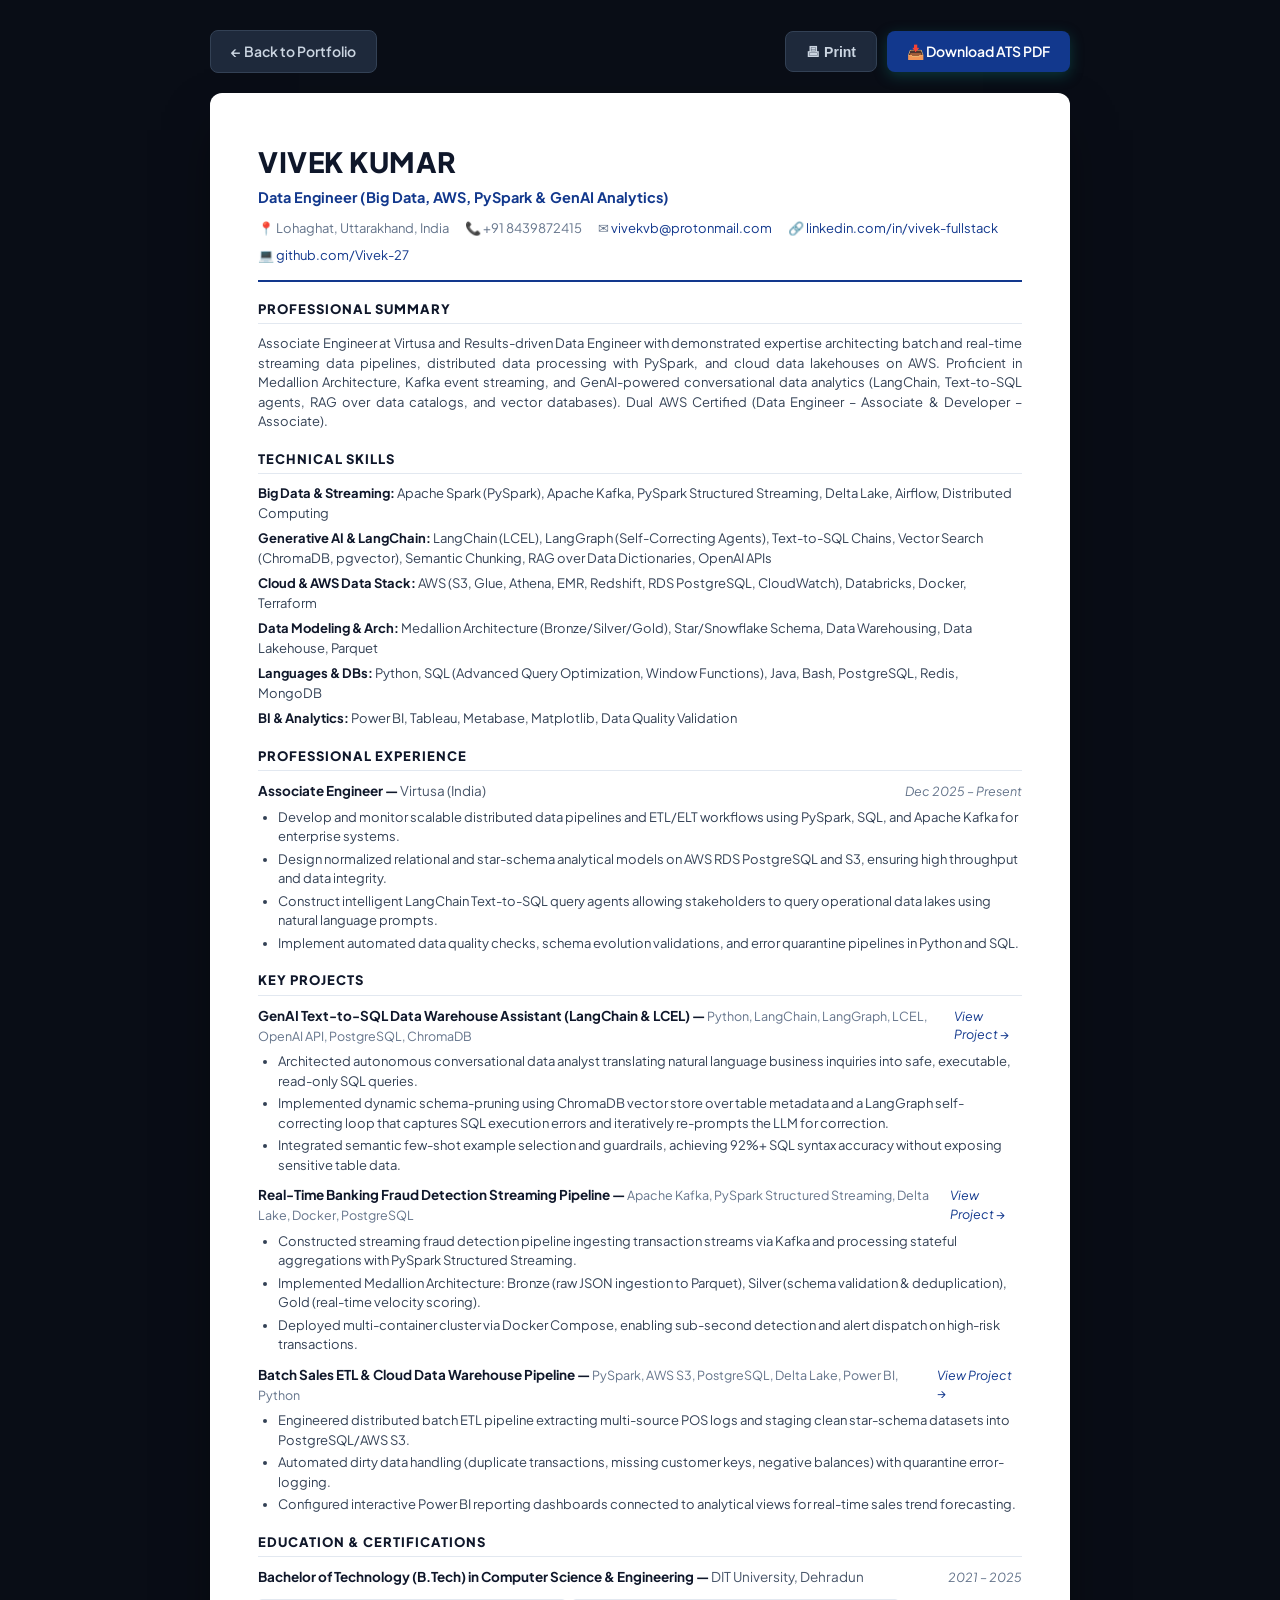
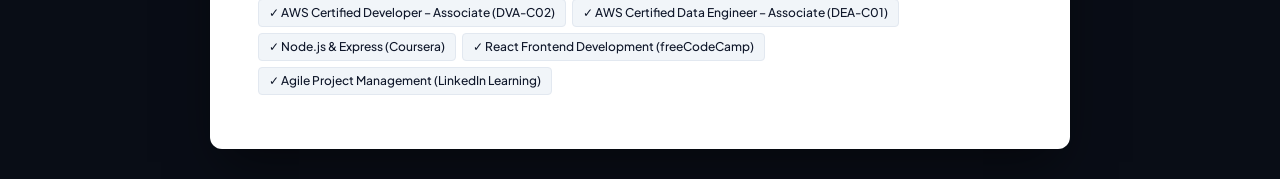
<file: public/resumes/Vivek_Kumar_Data_Engineering_GenAI_Resume.html>
<!DOCTYPE html>
<html lang="en">
<head>
  <meta charset="UTF-8" />
  <meta name="viewport" content="width=device-width, initial-scale=1.0" />
  <title>Vivek Kumar - Data Engineer (Big Data, AWS, PySpark & GenAI Analytics)</title>
  <link rel="preconnect" href="https://fonts.googleapis.com">
  <link rel="preconnect" href="https://fonts.gstatic.com" crossorigin>
  <link href="https://fonts.googleapis.com/css2?family=Plus+Jakarta+Sans:wght@400;500;600;700;800&display=swap" rel="stylesheet">
  <style>
    * { box-sizing: border-box; margin: 0; padding: 0; }
    body {
      font-family: 'Plus Jakarta Sans', -apple-system, BlinkMacSystemFont, 'Segoe UI', Roboto, Helvetica, Arial, sans-serif;
      color: #1e293b;
      background: #090d16;
      padding: 30px 15px;
      line-height: 1.5;
    }
    .actions-bar {
      max-width: 860px;
      margin: 0 auto 20px auto;
      display: flex;
      justify-content: space-between;
      align-items: center;
      flex-wrap: wrap;
      gap: 12px;
    }
    .btn {
      background: #12388d;
      color: #ffffff;
      padding: 10px 20px;
      border-radius: 8px;
      text-decoration: none;
      font-weight: 600;
      font-size: 14px;
      display: inline-flex;
      align-items: center;
      gap: 8px;
      box-shadow: 0 4px 14px rgba(15, 118, 110, 0.4);
      transition: all 0.2s ease;
      cursor: pointer;
      border: none;
    }
    .btn:hover {
      background: #115e59;
      transform: translateY(-2px);
    }
    .btn-secondary {
      background: #1e293b;
      color: #cbd5e1;
      border: 1px solid #334155;
      box-shadow: none;
    }
    .btn-secondary:hover {
      background: #334155;
      color: #ffffff;
    }
    .resume-sheet {
      max-width: 860px;
      margin: 0 auto;
      background: #ffffff;
      padding: 48px;
      border-radius: 12px;
      box-shadow: 0 25px 50px -12px rgba(0,0,0,0.5);
    }
    h1 {
      font-size: 28px;
      color: #0f172a;
      letter-spacing: 0.5px;
      text-transform: uppercase;
      font-weight: 800;
    }
    .subtitle {
      color: #12388d;
      font-size: 14.5px;
      font-weight: 700;
      margin-top: 4px;
    }
    .contact-info {
      font-size: 13px;
      color: #64748b;
      margin-top: 10px;
      padding-bottom: 14px;
      border-bottom: 2px solid #12388d;
      display: flex;
      flex-wrap: wrap;
      gap: 8px 16px;
    }
    .contact-info a {
      color: #12388d;
      text-decoration: none;
    }
    .contact-info a:hover {
      text-decoration: underline;
    }
    .section {
      margin-top: 18px;
    }
    .section-title {
      font-size: 13px;
      font-weight: 800;
      text-transform: uppercase;
      letter-spacing: 1px;
      color: #0f172a;
      border-bottom: 1px solid #e2e8f0;
      padding-bottom: 4px;
      margin-bottom: 10px;
    }
    .summary-text {
      font-size: 13px;
      color: #334155;
      text-align: justify;
    }
    .skill-category {
      font-size: 13px;
      margin-bottom: 6px;
      color: #334155;
    }
    .skill-category strong {
      color: #0f172a;
    }
    .item-header {
      display: flex;
      justify-content: space-between;
      align-items: baseline;
      margin-top: 10px;
      font-size: 13.5px;
    }
    .item-title {
      font-weight: 700;
      color: #0f172a;
    }
    .item-meta {
      font-size: 12.5px;
      color: #64748b;
      font-style: italic;
    }
    ul.bullets {
      list-style-type: disc;
      padding-left: 20px;
      margin-top: 6px;
    }
    ul.bullets li {
      font-size: 13px;
      color: #334155;
      margin-bottom: 3px;
    }
    .badge {
      display: inline-block;
      background: #f1f5f9;
      color: #0f172a;
      padding: 4px 10px;
      border-radius: 4px;
      font-size: 12px;
      margin-right: 6px;
      margin-bottom: 6px;
      font-weight: 500;
      border: 1px solid #e2e8f0;
    }
    @media print {
      body { background: transparent; padding: 0; }
      .actions-bar { display: none; }
      .resume-sheet { box-shadow: none; padding: 0; border-radius: 0; }
    }
  </style>
</head>
<body>
  <div class="actions-bar">
    <a href="/" class="btn btn-secondary">&larr; Back to Portfolio</a>
    <div style="display:flex; gap:10px;">
      <button onclick="window.print()" class="btn btn-secondary">&#128438; Print</button>
      <a href="Vivek_Kumar_Data_Engineering_GenAI_Resume.pdf" download class="btn">&#128229; Download ATS PDF</a>
    </div>
  </div>
  <div class="resume-sheet">
    <h1>Vivek Kumar</h1>
    <div class="subtitle">Data Engineer (Big Data, AWS, PySpark & GenAI Analytics)</div>
    <div class="contact-info">
      <span>&#128205; Lohaghat, Uttarakhand, India</span>
      <span>&#128222; +91 8439872415</span>
      <span>&#9993; <a href="mailto:vivekvb@protonmail.com">vivekvb@protonmail.com</a></span>
      <span>&#128279; <a href="https://linkedin.com/in/vivek-fullstack" target="_blank">linkedin.com/in/vivek-fullstack</a></span>
      <span>&#128187; <a href="https://github.com/Vivek-27" target="_blank">github.com/Vivek-27</a></span>
    </div>

    <div class="section">
      <div class="section-title">Professional Summary</div>
      <p class="summary-text">Associate Engineer at Virtusa and Results-driven Data Engineer with demonstrated expertise architecting batch and real-time streaming data pipelines, distributed data processing with PySpark, and cloud data lakehouses on AWS. Proficient in Medallion Architecture, Kafka event streaming, and GenAI-powered conversational data analytics (LangChain, Text-to-SQL agents, RAG over data catalogs, and vector databases). Dual AWS Certified (Data Engineer – Associate & Developer – Associate).</p>
    </div>

    <div class="section">
      <div class="section-title">Technical Skills</div>
      <div class="skill-category"><strong>Big Data & Streaming:</strong> Apache Spark (PySpark), Apache Kafka, PySpark Structured Streaming, Delta Lake, Airflow, Distributed Computing</div><div class="skill-category"><strong>Generative AI & LangChain:</strong> LangChain (LCEL), LangGraph (Self-Correcting Agents), Text-to-SQL Chains, Vector Search (ChromaDB, pgvector), Semantic Chunking, RAG over Data Dictionaries, OpenAI APIs</div><div class="skill-category"><strong>Cloud & AWS Data Stack:</strong> AWS (S3, Glue, Athena, EMR, Redshift, RDS PostgreSQL, CloudWatch), Databricks, Docker, Terraform</div><div class="skill-category"><strong>Data Modeling & Arch:</strong> Medallion Architecture (Bronze/Silver/Gold), Star/Snowflake Schema, Data Warehousing, Data Lakehouse, Parquet</div><div class="skill-category"><strong>Languages & DBs:</strong> Python, SQL (Advanced Query Optimization, Window Functions), Java, Bash, PostgreSQL, Redis, MongoDB</div><div class="skill-category"><strong>BI & Analytics:</strong> Power BI, Tableau, Metabase, Matplotlib, Data Quality Validation</div>
    </div>

    <div class="section">
      <div class="section-title">Professional Experience</div>
      
      <div class="item-header">
        <div class="item-title">Associate Engineer &mdash; <span style="font-weight:normal; color:#475569;">Virtusa (India)</span></div>
        <div class="item-meta">Dec 2025 – Present</div>
      </div>
      <ul class="bullets">
        <li>Develop and monitor scalable distributed data pipelines and ETL/ELT workflows using PySpark, SQL, and Apache Kafka for enterprise systems.</li><li>Design normalized relational and star-schema analytical models on AWS RDS PostgreSQL and S3, ensuring high throughput and data integrity.</li><li>Construct intelligent LangChain Text-to-SQL query agents allowing stakeholders to query operational data lakes using natural language prompts.</li><li>Implement automated data quality checks, schema evolution validations, and error quarantine pipelines in Python and SQL.</li>
      </ul>
      
    </div>

    <div class="section">
      <div class="section-title">Key Projects</div>
      
      <div class="item-header">
        <div class="item-title">GenAI Text-to-SQL Data Warehouse Assistant (LangChain & LCEL) &mdash; <span style="font-weight:normal; color:#64748b; font-size:12.5px;">Python, LangChain, LangGraph, LCEL, OpenAI API, PostgreSQL, ChromaDB</span></div>
        <div class="item-meta"><a href="https://github.com/Vivek-27/generative-ai-langchain-toolkit" target="_blank" style="color:#12388d; text-decoration:none;">View Project &rarr;</a></div>
      </div>
      <ul class="bullets">
        <li>Architected autonomous conversational data analyst translating natural language business inquiries into safe, executable, read-only SQL queries.</li><li>Implemented dynamic schema-pruning using ChromaDB vector store over table metadata and a LangGraph self-correcting loop that captures SQL execution errors and iteratively re-prompts the LLM for correction.</li><li>Integrated semantic few-shot example selection and guardrails, achieving 92%+ SQL syntax accuracy without exposing sensitive table data.</li>
      </ul>
      
      <div class="item-header">
        <div class="item-title">Real-Time Banking Fraud Detection Streaming Pipeline &mdash; <span style="font-weight:normal; color:#64748b; font-size:12.5px;">Apache Kafka, PySpark Structured Streaming, Delta Lake, Docker, PostgreSQL</span></div>
        <div class="item-meta"><a href="https://github.com/Vivek-27" target="_blank" style="color:#12388d; text-decoration:none;">View Project &rarr;</a></div>
      </div>
      <ul class="bullets">
        <li>Constructed streaming fraud detection pipeline ingesting transaction streams via Kafka and processing stateful aggregations with PySpark Structured Streaming.</li><li>Implemented Medallion Architecture: Bronze (raw JSON ingestion to Parquet), Silver (schema validation & deduplication), Gold (real-time velocity scoring).</li><li>Deployed multi-container cluster via Docker Compose, enabling sub-second detection and alert dispatch on high-risk transactions.</li>
      </ul>
      
      <div class="item-header">
        <div class="item-title">Batch Sales ETL & Cloud Data Warehouse Pipeline &mdash; <span style="font-weight:normal; color:#64748b; font-size:12.5px;">PySpark, AWS S3, PostgreSQL, Delta Lake, Power BI, Python</span></div>
        <div class="item-meta"><a href="https://github.com/Vivek-27" target="_blank" style="color:#12388d; text-decoration:none;">View Project &rarr;</a></div>
      </div>
      <ul class="bullets">
        <li>Engineered distributed batch ETL pipeline extracting multi-source POS logs and staging clean star-schema datasets into PostgreSQL/AWS S3.</li><li>Automated dirty data handling (duplicate transactions, missing customer keys, negative balances) with quarantine error-logging.</li><li>Configured interactive Power BI reporting dashboards connected to analytical views for real-time sales trend forecasting.</li>
      </ul>
      
    </div>

    <div class="section">
      <div class="section-title">Education & Certifications</div>
      
      <div class="item-header">
        <div class="item-title">Bachelor of Technology (B.Tech) in Computer Science & Engineering &mdash; <span style="font-weight:normal; color:#475569;">DIT University, Dehradun</span></div>
        <div class="item-meta">2021 – 2025</div>
      </div>
      
      <div style="margin-top:12px;">
        <span class="badge">&#10003; AWS Certified Developer – Associate (DVA-C02)</span><span class="badge">&#10003; AWS Certified Data Engineer – Associate (DEA-C01)</span><span class="badge">&#10003; Node.js & Express (Coursera)</span><span class="badge">&#10003; React Frontend Development (freeCodeCamp)</span><span class="badge">&#10003; Agile Project Management (LinkedIn Learning)</span>
      </div>
    </div>
  </div>
</body>
</html>
</file>
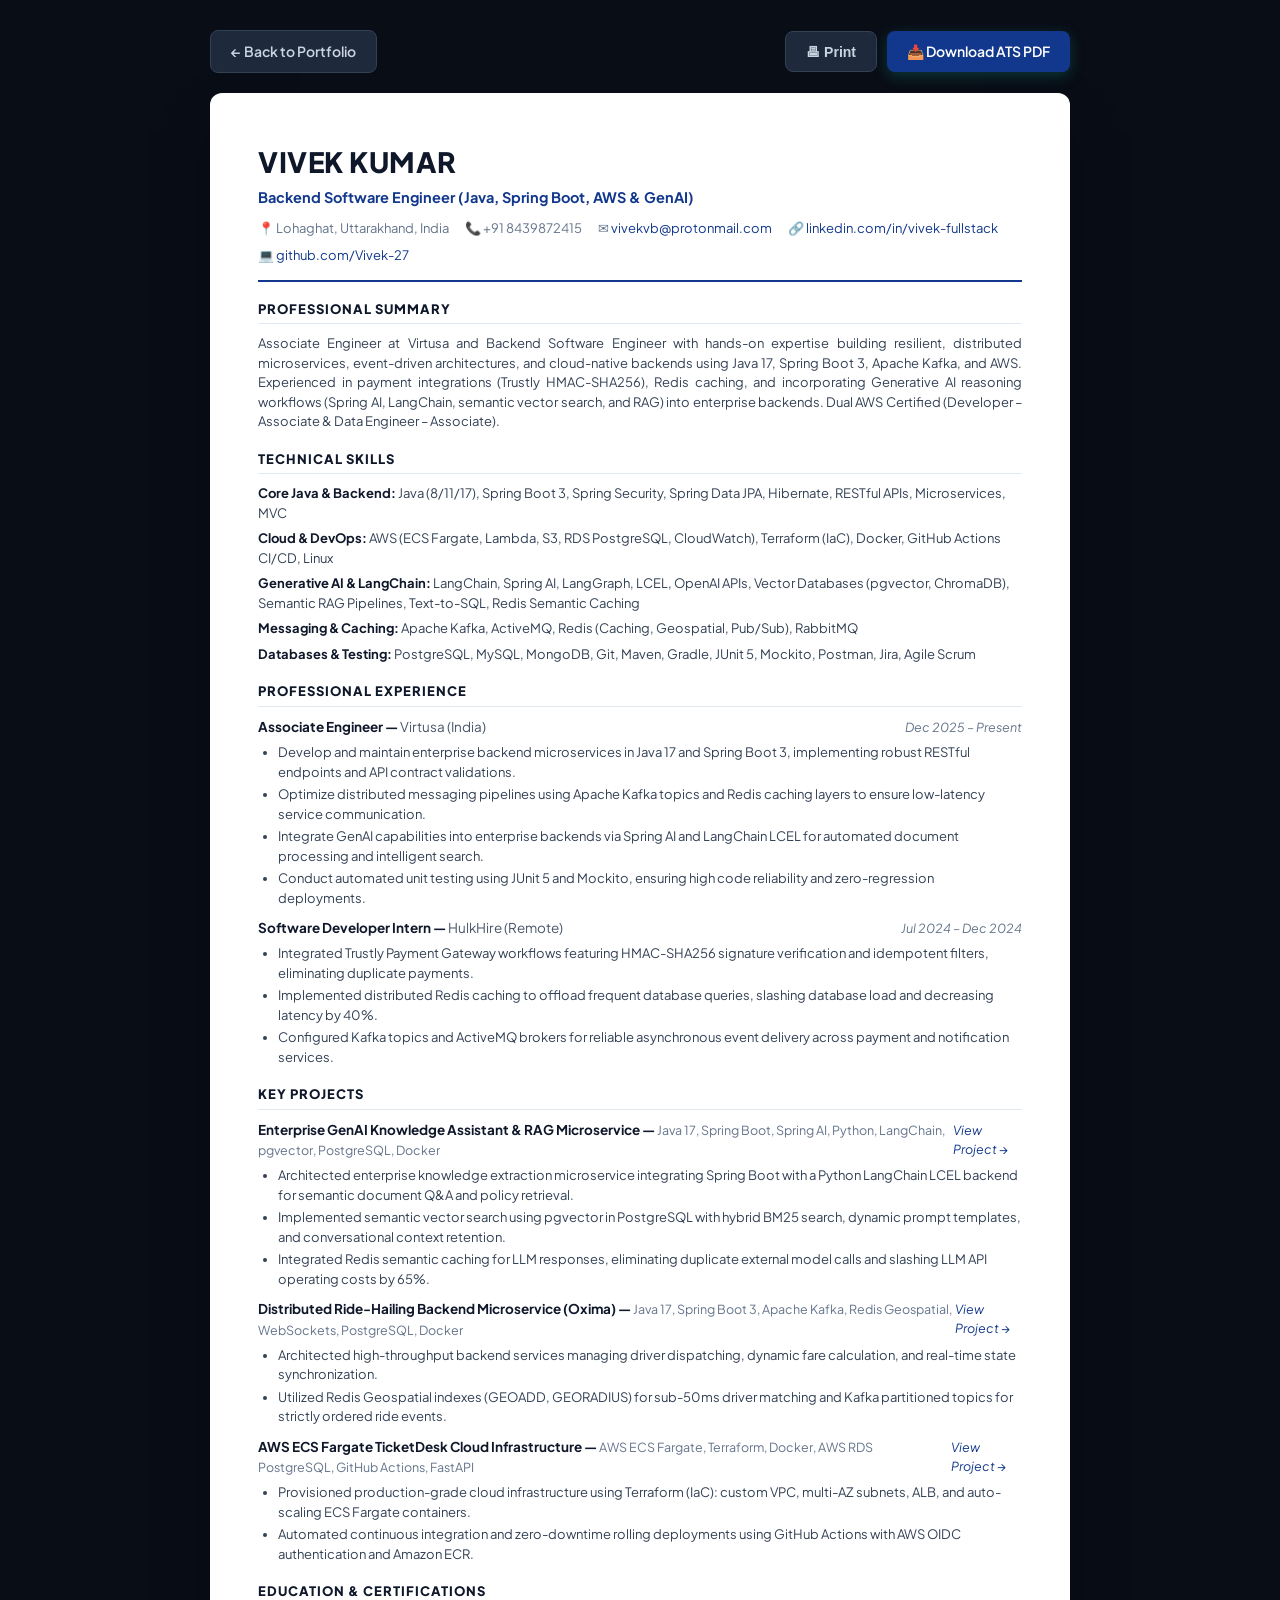
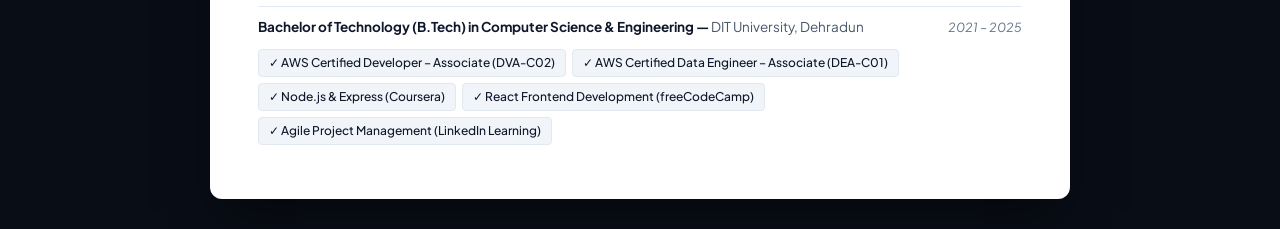
<file: public/resumes/Vivek_Kumar_Java_Cloud_GenAI_Resume.html>
<!DOCTYPE html>
<html lang="en">
<head>
  <meta charset="UTF-8" />
  <meta name="viewport" content="width=device-width, initial-scale=1.0" />
  <title>Vivek Kumar - Backend Software Engineer (Java, Spring Boot, AWS & GenAI)</title>
  <link rel="preconnect" href="https://fonts.googleapis.com">
  <link rel="preconnect" href="https://fonts.gstatic.com" crossorigin>
  <link href="https://fonts.googleapis.com/css2?family=Plus+Jakarta+Sans:wght@400;500;600;700;800&display=swap" rel="stylesheet">
  <style>
    * { box-sizing: border-box; margin: 0; padding: 0; }
    body {
      font-family: 'Plus Jakarta Sans', -apple-system, BlinkMacSystemFont, 'Segoe UI', Roboto, Helvetica, Arial, sans-serif;
      color: #1e293b;
      background: #090d16;
      padding: 30px 15px;
      line-height: 1.5;
    }
    .actions-bar {
      max-width: 860px;
      margin: 0 auto 20px auto;
      display: flex;
      justify-content: space-between;
      align-items: center;
      flex-wrap: wrap;
      gap: 12px;
    }
    .btn {
      background: #12388d;
      color: #ffffff;
      padding: 10px 20px;
      border-radius: 8px;
      text-decoration: none;
      font-weight: 600;
      font-size: 14px;
      display: inline-flex;
      align-items: center;
      gap: 8px;
      box-shadow: 0 4px 14px rgba(15, 118, 110, 0.4);
      transition: all 0.2s ease;
      cursor: pointer;
      border: none;
    }
    .btn:hover {
      background: #115e59;
      transform: translateY(-2px);
    }
    .btn-secondary {
      background: #1e293b;
      color: #cbd5e1;
      border: 1px solid #334155;
      box-shadow: none;
    }
    .btn-secondary:hover {
      background: #334155;
      color: #ffffff;
    }
    .resume-sheet {
      max-width: 860px;
      margin: 0 auto;
      background: #ffffff;
      padding: 48px;
      border-radius: 12px;
      box-shadow: 0 25px 50px -12px rgba(0,0,0,0.5);
    }
    h1 {
      font-size: 28px;
      color: #0f172a;
      letter-spacing: 0.5px;
      text-transform: uppercase;
      font-weight: 800;
    }
    .subtitle {
      color: #12388d;
      font-size: 14.5px;
      font-weight: 700;
      margin-top: 4px;
    }
    .contact-info {
      font-size: 13px;
      color: #64748b;
      margin-top: 10px;
      padding-bottom: 14px;
      border-bottom: 2px solid #12388d;
      display: flex;
      flex-wrap: wrap;
      gap: 8px 16px;
    }
    .contact-info a {
      color: #12388d;
      text-decoration: none;
    }
    .contact-info a:hover {
      text-decoration: underline;
    }
    .section {
      margin-top: 18px;
    }
    .section-title {
      font-size: 13px;
      font-weight: 800;
      text-transform: uppercase;
      letter-spacing: 1px;
      color: #0f172a;
      border-bottom: 1px solid #e2e8f0;
      padding-bottom: 4px;
      margin-bottom: 10px;
    }
    .summary-text {
      font-size: 13px;
      color: #334155;
      text-align: justify;
    }
    .skill-category {
      font-size: 13px;
      margin-bottom: 6px;
      color: #334155;
    }
    .skill-category strong {
      color: #0f172a;
    }
    .item-header {
      display: flex;
      justify-content: space-between;
      align-items: baseline;
      margin-top: 10px;
      font-size: 13.5px;
    }
    .item-title {
      font-weight: 700;
      color: #0f172a;
    }
    .item-meta {
      font-size: 12.5px;
      color: #64748b;
      font-style: italic;
    }
    ul.bullets {
      list-style-type: disc;
      padding-left: 20px;
      margin-top: 6px;
    }
    ul.bullets li {
      font-size: 13px;
      color: #334155;
      margin-bottom: 3px;
    }
    .badge {
      display: inline-block;
      background: #f1f5f9;
      color: #0f172a;
      padding: 4px 10px;
      border-radius: 4px;
      font-size: 12px;
      margin-right: 6px;
      margin-bottom: 6px;
      font-weight: 500;
      border: 1px solid #e2e8f0;
    }
    @media print {
      body { background: transparent; padding: 0; }
      .actions-bar { display: none; }
      .resume-sheet { box-shadow: none; padding: 0; border-radius: 0; }
    }
  </style>
</head>
<body>
  <div class="actions-bar">
    <a href="/" class="btn btn-secondary">&larr; Back to Portfolio</a>
    <div style="display:flex; gap:10px;">
      <button onclick="window.print()" class="btn btn-secondary">&#128438; Print</button>
      <a href="Vivek_Kumar_Java_Cloud_GenAI_Resume.pdf" download class="btn">&#128229; Download ATS PDF</a>
    </div>
  </div>
  <div class="resume-sheet">
    <h1>Vivek Kumar</h1>
    <div class="subtitle">Backend Software Engineer (Java, Spring Boot, AWS & GenAI)</div>
    <div class="contact-info">
      <span>&#128205; Lohaghat, Uttarakhand, India</span>
      <span>&#128222; +91 8439872415</span>
      <span>&#9993; <a href="mailto:vivekvb@protonmail.com">vivekvb@protonmail.com</a></span>
      <span>&#128279; <a href="https://linkedin.com/in/vivek-fullstack" target="_blank">linkedin.com/in/vivek-fullstack</a></span>
      <span>&#128187; <a href="https://github.com/Vivek-27" target="_blank">github.com/Vivek-27</a></span>
    </div>

    <div class="section">
      <div class="section-title">Professional Summary</div>
      <p class="summary-text">Associate Engineer at Virtusa and Backend Software Engineer with hands-on expertise building resilient, distributed microservices, event-driven architectures, and cloud-native backends using Java 17, Spring Boot 3, Apache Kafka, and AWS. Experienced in payment integrations (Trustly HMAC-SHA256), Redis caching, and incorporating Generative AI reasoning workflows (Spring AI, LangChain, semantic vector search, and RAG) into enterprise backends. Dual AWS Certified (Developer – Associate & Data Engineer – Associate).</p>
    </div>

    <div class="section">
      <div class="section-title">Technical Skills</div>
      <div class="skill-category"><strong>Core Java & Backend:</strong> Java (8/11/17), Spring Boot 3, Spring Security, Spring Data JPA, Hibernate, RESTful APIs, Microservices, MVC</div><div class="skill-category"><strong>Cloud & DevOps:</strong> AWS (ECS Fargate, Lambda, S3, RDS PostgreSQL, CloudWatch), Terraform (IaC), Docker, GitHub Actions CI/CD, Linux</div><div class="skill-category"><strong>Generative AI & LangChain:</strong> LangChain, Spring AI, LangGraph, LCEL, OpenAI APIs, Vector Databases (pgvector, ChromaDB), Semantic RAG Pipelines, Text-to-SQL, Redis Semantic Caching</div><div class="skill-category"><strong>Messaging & Caching:</strong> Apache Kafka, ActiveMQ, Redis (Caching, Geospatial, Pub/Sub), RabbitMQ</div><div class="skill-category"><strong>Databases & Testing:</strong> PostgreSQL, MySQL, MongoDB, Git, Maven, Gradle, JUnit 5, Mockito, Postman, Jira, Agile Scrum</div>
    </div>

    <div class="section">
      <div class="section-title">Professional Experience</div>
      
      <div class="item-header">
        <div class="item-title">Associate Engineer &mdash; <span style="font-weight:normal; color:#475569;">Virtusa (India)</span></div>
        <div class="item-meta">Dec 2025 – Present</div>
      </div>
      <ul class="bullets">
        <li>Develop and maintain enterprise backend microservices in Java 17 and Spring Boot 3, implementing robust RESTful endpoints and API contract validations.</li><li>Optimize distributed messaging pipelines using Apache Kafka topics and Redis caching layers to ensure low-latency service communication.</li><li>Integrate GenAI capabilities into enterprise backends via Spring AI and LangChain LCEL for automated document processing and intelligent search.</li><li>Conduct automated unit testing using JUnit 5 and Mockito, ensuring high code reliability and zero-regression deployments.</li>
      </ul>
      
      <div class="item-header">
        <div class="item-title">Software Developer Intern &mdash; <span style="font-weight:normal; color:#475569;">HulkHire (Remote)</span></div>
        <div class="item-meta">Jul 2024 – Dec 2024</div>
      </div>
      <ul class="bullets">
        <li>Integrated Trustly Payment Gateway workflows featuring HMAC-SHA256 signature verification and idempotent filters, eliminating duplicate payments.</li><li>Implemented distributed Redis caching to offload frequent database queries, slashing database load and decreasing latency by 40%.</li><li>Configured Kafka topics and ActiveMQ brokers for reliable asynchronous event delivery across payment and notification services.</li>
      </ul>
      
    </div>

    <div class="section">
      <div class="section-title">Key Projects</div>
      
      <div class="item-header">
        <div class="item-title">Enterprise GenAI Knowledge Assistant & RAG Microservice &mdash; <span style="font-weight:normal; color:#64748b; font-size:12.5px;">Java 17, Spring Boot, Spring AI, Python, LangChain, pgvector, PostgreSQL, Docker</span></div>
        <div class="item-meta"><a href="https://github.com/Vivek-27/generative-ai-langchain-toolkit" target="_blank" style="color:#12388d; text-decoration:none;">View Project &rarr;</a></div>
      </div>
      <ul class="bullets">
        <li>Architected enterprise knowledge extraction microservice integrating Spring Boot with a Python LangChain LCEL backend for semantic document Q&A and policy retrieval.</li><li>Implemented semantic vector search using pgvector in PostgreSQL with hybrid BM25 search, dynamic prompt templates, and conversational context retention.</li><li>Integrated Redis semantic caching for LLM responses, eliminating duplicate external model calls and slashing LLM API operating costs by 65%.</li>
      </ul>
      
      <div class="item-header">
        <div class="item-title">Distributed Ride-Hailing Backend Microservice (Oxima) &mdash; <span style="font-weight:normal; color:#64748b; font-size:12.5px;">Java 17, Spring Boot 3, Apache Kafka, Redis Geospatial, WebSockets, PostgreSQL, Docker</span></div>
        <div class="item-meta"><a href="https://github.com/Vivek-27/oxima-ride-hailing" target="_blank" style="color:#12388d; text-decoration:none;">View Project &rarr;</a></div>
      </div>
      <ul class="bullets">
        <li>Architected high-throughput backend services managing driver dispatching, dynamic fare calculation, and real-time state synchronization.</li><li>Utilized Redis Geospatial indexes (GEOADD, GEORADIUS) for sub-50ms driver matching and Kafka partitioned topics for strictly ordered ride events.</li>
      </ul>
      
      <div class="item-header">
        <div class="item-title">AWS ECS Fargate TicketDesk Cloud Infrastructure &mdash; <span style="font-weight:normal; color:#64748b; font-size:12.5px;">AWS ECS Fargate, Terraform, Docker, AWS RDS PostgreSQL, GitHub Actions, FastAPI</span></div>
        <div class="item-meta"><a href="https://github.com/Vivek-27/poc-aws-deployment-ticketdesk" target="_blank" style="color:#12388d; text-decoration:none;">View Project &rarr;</a></div>
      </div>
      <ul class="bullets">
        <li>Provisioned production-grade cloud infrastructure using Terraform (IaC): custom VPC, multi-AZ subnets, ALB, and auto-scaling ECS Fargate containers.</li><li>Automated continuous integration and zero-downtime rolling deployments using GitHub Actions with AWS OIDC authentication and Amazon ECR.</li>
      </ul>
      
    </div>

    <div class="section">
      <div class="section-title">Education & Certifications</div>
      
      <div class="item-header">
        <div class="item-title">Bachelor of Technology (B.Tech) in Computer Science & Engineering &mdash; <span style="font-weight:normal; color:#475569;">DIT University, Dehradun</span></div>
        <div class="item-meta">2021 – 2025</div>
      </div>
      
      <div style="margin-top:12px;">
        <span class="badge">&#10003; AWS Certified Developer – Associate (DVA-C02)</span><span class="badge">&#10003; AWS Certified Data Engineer – Associate (DEA-C01)</span><span class="badge">&#10003; Node.js & Express (Coursera)</span><span class="badge">&#10003; React Frontend Development (freeCodeCamp)</span><span class="badge">&#10003; Agile Project Management (LinkedIn Learning)</span>
      </div>
    </div>
  </div>
</body>
</html>
</file>
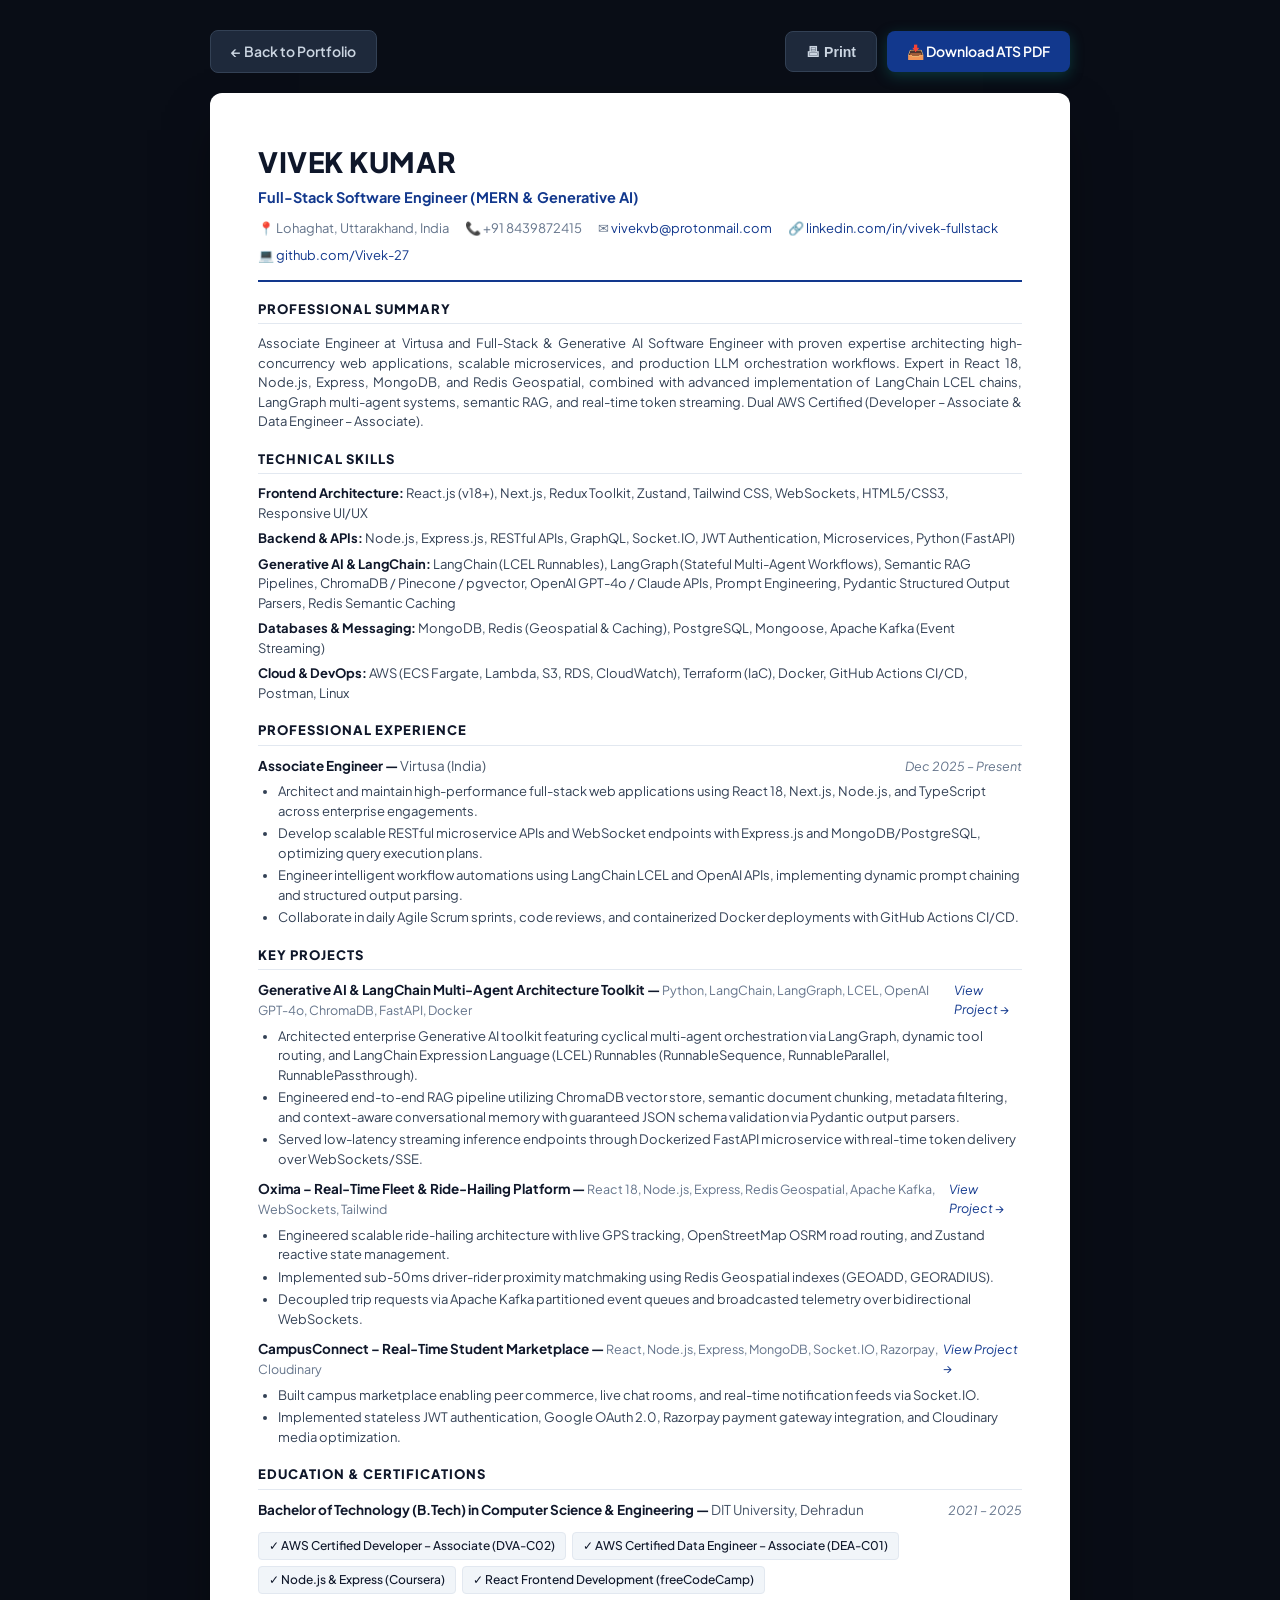
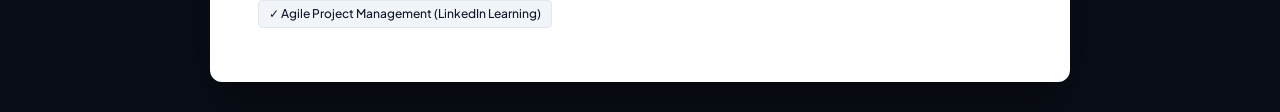
<file: public/resumes/Vivek_Kumar_MERN_GenAI_Resume.html>
<!DOCTYPE html>
<html lang="en">
<head>
  <meta charset="UTF-8" />
  <meta name="viewport" content="width=device-width, initial-scale=1.0" />
  <title>Vivek Kumar - Full-Stack Software Engineer (MERN & Generative AI)</title>
  <link rel="preconnect" href="https://fonts.googleapis.com">
  <link rel="preconnect" href="https://fonts.gstatic.com" crossorigin>
  <link href="https://fonts.googleapis.com/css2?family=Plus+Jakarta+Sans:wght@400;500;600;700;800&display=swap" rel="stylesheet">
  <style>
    * { box-sizing: border-box; margin: 0; padding: 0; }
    body {
      font-family: 'Plus Jakarta Sans', -apple-system, BlinkMacSystemFont, 'Segoe UI', Roboto, Helvetica, Arial, sans-serif;
      color: #1e293b;
      background: #090d16;
      padding: 30px 15px;
      line-height: 1.5;
    }
    .actions-bar {
      max-width: 860px;
      margin: 0 auto 20px auto;
      display: flex;
      justify-content: space-between;
      align-items: center;
      flex-wrap: wrap;
      gap: 12px;
    }
    .btn {
      background: #12388d;
      color: #ffffff;
      padding: 10px 20px;
      border-radius: 8px;
      text-decoration: none;
      font-weight: 600;
      font-size: 14px;
      display: inline-flex;
      align-items: center;
      gap: 8px;
      box-shadow: 0 4px 14px rgba(15, 118, 110, 0.4);
      transition: all 0.2s ease;
      cursor: pointer;
      border: none;
    }
    .btn:hover {
      background: #115e59;
      transform: translateY(-2px);
    }
    .btn-secondary {
      background: #1e293b;
      color: #cbd5e1;
      border: 1px solid #334155;
      box-shadow: none;
    }
    .btn-secondary:hover {
      background: #334155;
      color: #ffffff;
    }
    .resume-sheet {
      max-width: 860px;
      margin: 0 auto;
      background: #ffffff;
      padding: 48px;
      border-radius: 12px;
      box-shadow: 0 25px 50px -12px rgba(0,0,0,0.5);
    }
    h1 {
      font-size: 28px;
      color: #0f172a;
      letter-spacing: 0.5px;
      text-transform: uppercase;
      font-weight: 800;
    }
    .subtitle {
      color: #12388d;
      font-size: 14.5px;
      font-weight: 700;
      margin-top: 4px;
    }
    .contact-info {
      font-size: 13px;
      color: #64748b;
      margin-top: 10px;
      padding-bottom: 14px;
      border-bottom: 2px solid #12388d;
      display: flex;
      flex-wrap: wrap;
      gap: 8px 16px;
    }
    .contact-info a {
      color: #12388d;
      text-decoration: none;
    }
    .contact-info a:hover {
      text-decoration: underline;
    }
    .section {
      margin-top: 18px;
    }
    .section-title {
      font-size: 13px;
      font-weight: 800;
      text-transform: uppercase;
      letter-spacing: 1px;
      color: #0f172a;
      border-bottom: 1px solid #e2e8f0;
      padding-bottom: 4px;
      margin-bottom: 10px;
    }
    .summary-text {
      font-size: 13px;
      color: #334155;
      text-align: justify;
    }
    .skill-category {
      font-size: 13px;
      margin-bottom: 6px;
      color: #334155;
    }
    .skill-category strong {
      color: #0f172a;
    }
    .item-header {
      display: flex;
      justify-content: space-between;
      align-items: baseline;
      margin-top: 10px;
      font-size: 13.5px;
    }
    .item-title {
      font-weight: 700;
      color: #0f172a;
    }
    .item-meta {
      font-size: 12.5px;
      color: #64748b;
      font-style: italic;
    }
    ul.bullets {
      list-style-type: disc;
      padding-left: 20px;
      margin-top: 6px;
    }
    ul.bullets li {
      font-size: 13px;
      color: #334155;
      margin-bottom: 3px;
    }
    .badge {
      display: inline-block;
      background: #f1f5f9;
      color: #0f172a;
      padding: 4px 10px;
      border-radius: 4px;
      font-size: 12px;
      margin-right: 6px;
      margin-bottom: 6px;
      font-weight: 500;
      border: 1px solid #e2e8f0;
    }
    @media print {
      body { background: transparent; padding: 0; }
      .actions-bar { display: none; }
      .resume-sheet { box-shadow: none; padding: 0; border-radius: 0; }
    }
  </style>
</head>
<body>
  <div class="actions-bar">
    <a href="/" class="btn btn-secondary">&larr; Back to Portfolio</a>
    <div style="display:flex; gap:10px;">
      <button onclick="window.print()" class="btn btn-secondary">&#128438; Print</button>
      <a href="Vivek_Kumar_MERN_GenAI_Resume.pdf" download class="btn">&#128229; Download ATS PDF</a>
    </div>
  </div>
  <div class="resume-sheet">
    <h1>Vivek Kumar</h1>
    <div class="subtitle">Full-Stack Software Engineer (MERN & Generative AI)</div>
    <div class="contact-info">
      <span>&#128205; Lohaghat, Uttarakhand, India</span>
      <span>&#128222; +91 8439872415</span>
      <span>&#9993; <a href="mailto:vivekvb@protonmail.com">vivekvb@protonmail.com</a></span>
      <span>&#128279; <a href="https://linkedin.com/in/vivek-fullstack" target="_blank">linkedin.com/in/vivek-fullstack</a></span>
      <span>&#128187; <a href="https://github.com/Vivek-27" target="_blank">github.com/Vivek-27</a></span>
    </div>

    <div class="section">
      <div class="section-title">Professional Summary</div>
      <p class="summary-text">Associate Engineer at Virtusa and Full-Stack & Generative AI Software Engineer with proven expertise architecting high-concurrency web applications, scalable microservices, and production LLM orchestration workflows. Expert in React 18, Node.js, Express, MongoDB, and Redis Geospatial, combined with advanced implementation of LangChain LCEL chains, LangGraph multi-agent systems, semantic RAG, and real-time token streaming. Dual AWS Certified (Developer – Associate & Data Engineer – Associate).</p>
    </div>

    <div class="section">
      <div class="section-title">Technical Skills</div>
      <div class="skill-category"><strong>Frontend Architecture:</strong> React.js (v18+), Next.js, Redux Toolkit, Zustand, Tailwind CSS, WebSockets, HTML5/CSS3, Responsive UI/UX</div><div class="skill-category"><strong>Backend & APIs:</strong> Node.js, Express.js, RESTful APIs, GraphQL, Socket.IO, JWT Authentication, Microservices, Python (FastAPI)</div><div class="skill-category"><strong>Generative AI & LangChain:</strong> LangChain (LCEL Runnables), LangGraph (Stateful Multi-Agent Workflows), Semantic RAG Pipelines, ChromaDB / Pinecone / pgvector, OpenAI GPT-4o / Claude APIs, Prompt Engineering, Pydantic Structured Output Parsers, Redis Semantic Caching</div><div class="skill-category"><strong>Databases & Messaging:</strong> MongoDB, Redis (Geospatial & Caching), PostgreSQL, Mongoose, Apache Kafka (Event Streaming)</div><div class="skill-category"><strong>Cloud & DevOps:</strong> AWS (ECS Fargate, Lambda, S3, RDS, CloudWatch), Terraform (IaC), Docker, GitHub Actions CI/CD, Postman, Linux</div>
    </div>

    <div class="section">
      <div class="section-title">Professional Experience</div>
      
      <div class="item-header">
        <div class="item-title">Associate Engineer &mdash; <span style="font-weight:normal; color:#475569;">Virtusa (India)</span></div>
        <div class="item-meta">Dec 2025 – Present</div>
      </div>
      <ul class="bullets">
        <li>Architect and maintain high-performance full-stack web applications using React 18, Next.js, Node.js, and TypeScript across enterprise engagements.</li><li>Develop scalable RESTful microservice APIs and WebSocket endpoints with Express.js and MongoDB/PostgreSQL, optimizing query execution plans.</li><li>Engineer intelligent workflow automations using LangChain LCEL and OpenAI APIs, implementing dynamic prompt chaining and structured output parsing.</li><li>Collaborate in daily Agile Scrum sprints, code reviews, and containerized Docker deployments with GitHub Actions CI/CD.</li>
      </ul>
      
    </div>

    <div class="section">
      <div class="section-title">Key Projects</div>
      
      <div class="item-header">
        <div class="item-title">Generative AI & LangChain Multi-Agent Architecture Toolkit &mdash; <span style="font-weight:normal; color:#64748b; font-size:12.5px;">Python, LangChain, LangGraph, LCEL, OpenAI GPT-4o, ChromaDB, FastAPI, Docker</span></div>
        <div class="item-meta"><a href="https://github.com/Vivek-27/generative-ai-langchain-toolkit" target="_blank" style="color:#12388d; text-decoration:none;">View Project &rarr;</a></div>
      </div>
      <ul class="bullets">
        <li>Architected enterprise Generative AI toolkit featuring cyclical multi-agent orchestration via LangGraph, dynamic tool routing, and LangChain Expression Language (LCEL) Runnables (RunnableSequence, RunnableParallel, RunnablePassthrough).</li><li>Engineered end-to-end RAG pipeline utilizing ChromaDB vector store, semantic document chunking, metadata filtering, and context-aware conversational memory with guaranteed JSON schema validation via Pydantic output parsers.</li><li>Served low-latency streaming inference endpoints through Dockerized FastAPI microservice with real-time token delivery over WebSockets/SSE.</li>
      </ul>
      
      <div class="item-header">
        <div class="item-title">Oxima – Real-Time Fleet & Ride-Hailing Platform &mdash; <span style="font-weight:normal; color:#64748b; font-size:12.5px;">React 18, Node.js, Express, Redis Geospatial, Apache Kafka, WebSockets, Tailwind</span></div>
        <div class="item-meta"><a href="https://github.com/Vivek-27/oxima-ride-hailing" target="_blank" style="color:#12388d; text-decoration:none;">View Project &rarr;</a></div>
      </div>
      <ul class="bullets">
        <li>Engineered scalable ride-hailing architecture with live GPS tracking, OpenStreetMap OSRM road routing, and Zustand reactive state management.</li><li>Implemented sub-50ms driver-rider proximity matchmaking using Redis Geospatial indexes (GEOADD, GEORADIUS).</li><li>Decoupled trip requests via Apache Kafka partitioned event queues and broadcasted telemetry over bidirectional WebSockets.</li>
      </ul>
      
      <div class="item-header">
        <div class="item-title">CampusConnect – Real-Time Student Marketplace &mdash; <span style="font-weight:normal; color:#64748b; font-size:12.5px;">React, Node.js, Express, MongoDB, Socket.IO, Razorpay, Cloudinary</span></div>
        <div class="item-meta"><a href="https://github.com/Vivek-27/campus-connect-platform" target="_blank" style="color:#12388d; text-decoration:none;">View Project &rarr;</a></div>
      </div>
      <ul class="bullets">
        <li>Built campus marketplace enabling peer commerce, live chat rooms, and real-time notification feeds via Socket.IO.</li><li>Implemented stateless JWT authentication, Google OAuth 2.0, Razorpay payment gateway integration, and Cloudinary media optimization.</li>
      </ul>
      
    </div>

    <div class="section">
      <div class="section-title">Education & Certifications</div>
      
      <div class="item-header">
        <div class="item-title">Bachelor of Technology (B.Tech) in Computer Science & Engineering &mdash; <span style="font-weight:normal; color:#475569;">DIT University, Dehradun</span></div>
        <div class="item-meta">2021 – 2025</div>
      </div>
      
      <div style="margin-top:12px;">
        <span class="badge">&#10003; AWS Certified Developer – Associate (DVA-C02)</span><span class="badge">&#10003; AWS Certified Data Engineer – Associate (DEA-C01)</span><span class="badge">&#10003; Node.js & Express (Coursera)</span><span class="badge">&#10003; React Frontend Development (freeCodeCamp)</span><span class="badge">&#10003; Agile Project Management (LinkedIn Learning)</span>
      </div>
    </div>
  </div>
</body>
</html>
</file>
